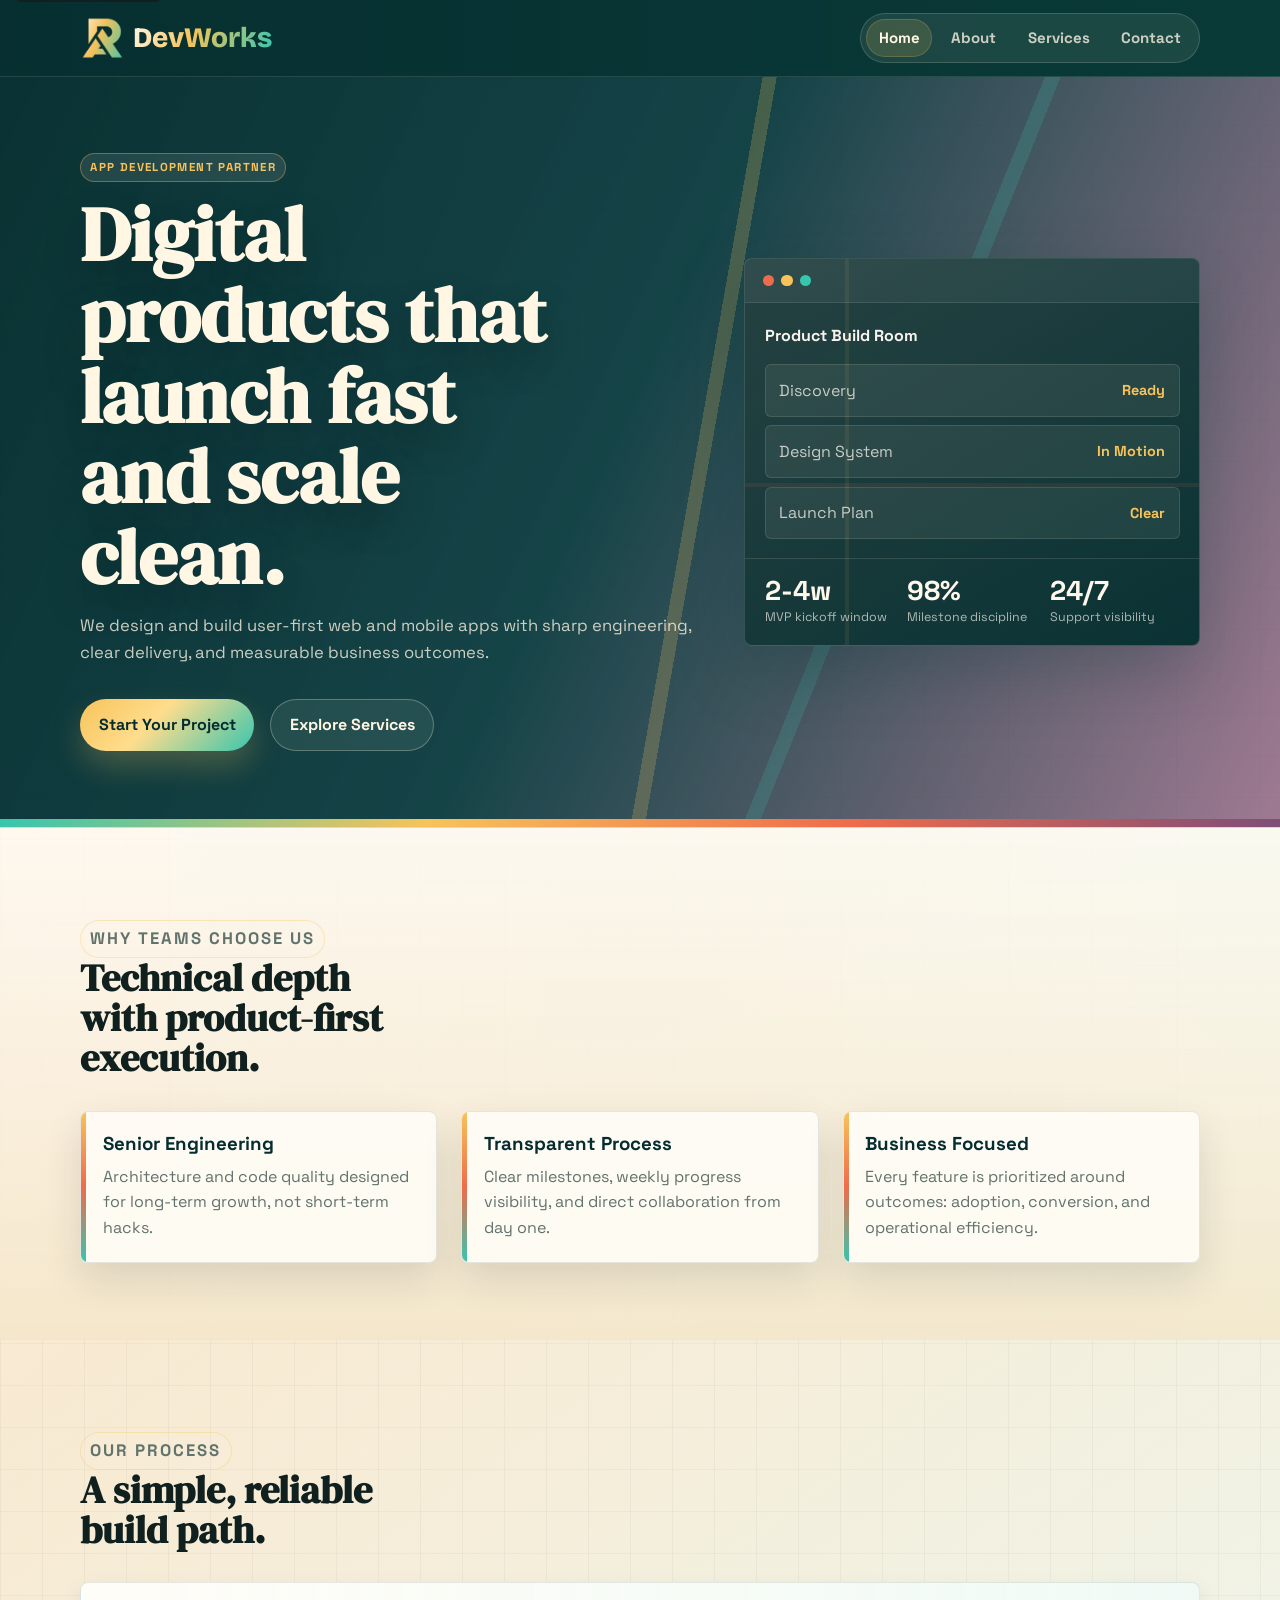
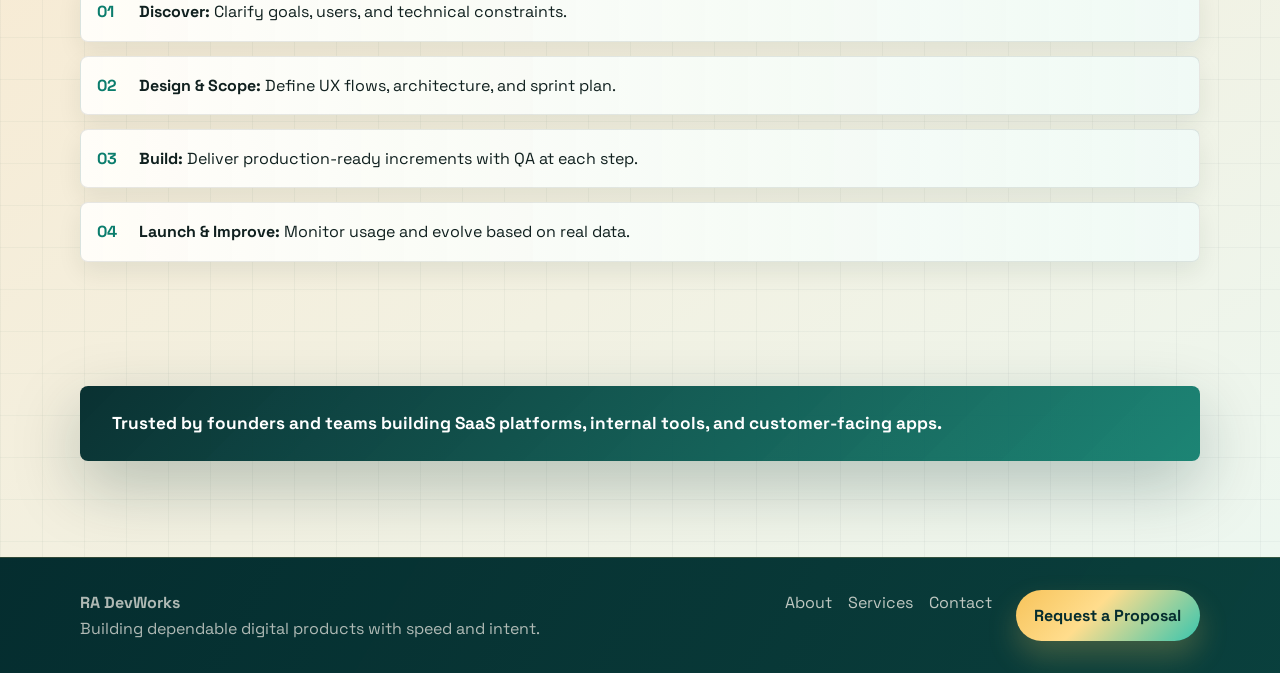
<file: index.html>
<!doctype html>
<html lang="en">
  <head>
    <meta charset="UTF-8" />
    <meta name="viewport" content="width=device-width, initial-scale=1.0" />
    <meta
      name="description"
      content="We build high-impact web and mobile apps for startups and growing businesses."
    />
    <title>RA DevWorks | App Development Studio</title>
    <link rel="icon" type="image/png" href="assets/logo-transparent.png" />
    <link rel="apple-touch-icon" href="assets/logo-transparent.png" />
    <meta name="theme-color" content="#052d2f" />
    <link rel="preconnect" href="https://fonts.googleapis.com" />
    <link rel="preconnect" href="https://fonts.gstatic.com" crossorigin />
    <link
      href="https://fonts.googleapis.com/css2?family=Space+Grotesk:wght@400;500;600;700&family=DM+Serif+Display:ital@0;1&family=Bricolage+Grotesque:wght@700;800&display=swap"
      rel="stylesheet"
    />
    <link rel="stylesheet" href="styles.css" />
  </head>
  <body>
    <a class="skip-link" href="#main-content">Skip to content</a>

    <header class="site-header">
      <div class="container header-inner">
        <a href="index.html" class="brand" aria-label="RA DevWorks home">
          <span class="brand-logo-image" aria-hidden="true"></span>
          <span class="brand-text">DevWorks</span>
        </a>

        <button
          class="menu-toggle"
          aria-expanded="false"
          aria-controls="site-nav"
          aria-label="Toggle navigation"
        >
          <span></span>
          <span></span>
        </button>

        <nav id="site-nav" class="site-nav" aria-label="Main navigation">
          <a href="index.html" data-nav="index">Home</a>
          <a href="about.html" data-nav="about">About</a>
          <a href="services.html" data-nav="services">Services</a>
          <a href="contact.html" data-nav="contact">Contact</a>
        </nav>
      </div>
    </header>

    <main id="main-content">
      <section class="hero section">
        <div class="container hero-grid">
          <div class="hero-copy reveal">
            <p class="eyebrow">App Development Partner</p>
            <h1>Digital products that launch fast and scale clean.</h1>
            <p class="hero-text">
              We design and build user-first web and mobile apps with sharp
              engineering, clear delivery, and measurable business outcomes.
            </p>
            <div class="hero-actions">
              <a class="btn btn-primary" href="contact.html"
                >Start Your Project</a
              >
              <a class="btn btn-secondary" href="services.html"
                >Explore Services</a
              >
            </div>
          </div>
          <div class="hero-panel reveal" aria-label="Delivery snapshot">
            <div class="panel-header">
              <span></span>
              <span></span>
              <span></span>
            </div>
            <p class="panel-title">Product Build Room</p>
            <div class="panel-screen">
              <div class="panel-row">
                <span>Discovery</span>
                <strong>Ready</strong>
              </div>
              <div class="panel-row">
                <span>Design System</span>
                <strong>In Motion</strong>
              </div>
              <div class="panel-row">
                <span>Launch Plan</span>
                <strong>Clear</strong>
              </div>
            </div>
            <ul class="metric-list">
              <li><strong>2-4w</strong><span>MVP kickoff window</span></li>
              <li><strong>98%</strong><span>Milestone discipline</span></li>
              <li><strong>24/7</strong><span>Support visibility</span></li>
            </ul>
          </div>
        </div>
      </section>

      <section class="section section-alt">
        <div class="container">
          <div class="section-heading reveal">
            <p class="eyebrow">Why Teams Choose Us</p>
            <h2>Technical depth with product-first execution.</h2>
          </div>
          <div class="card-grid">
            <article class="card reveal">
              <h3>Senior Engineering</h3>
              <p>
                Architecture and code quality designed for long-term growth, not
                short-term hacks.
              </p>
            </article>
            <article class="card reveal">
              <h3>Transparent Process</h3>
              <p>
                Clear milestones, weekly progress visibility, and direct
                collaboration from day one.
              </p>
            </article>
            <article class="card reveal">
              <h3>Business Focused</h3>
              <p>
                Every feature is prioritized around outcomes: adoption,
                conversion, and operational efficiency.
              </p>
            </article>
          </div>
        </div>
      </section>

      <section class="section">
        <div class="container">
          <div class="section-heading reveal">
            <p class="eyebrow">Our Process</p>
            <h2>A simple, reliable build path.</h2>
          </div>
          <ol class="process-list">
            <li class="reveal">
              <strong>Discover:</strong> Clarify goals, users, and technical
              constraints.
            </li>
            <li class="reveal">
              <strong>Design & Scope:</strong> Define UX flows, architecture,
              and sprint plan.
            </li>
            <li class="reveal">
              <strong>Build:</strong> Deliver production-ready increments with
              QA at each step.
            </li>
            <li class="reveal">
              <strong>Launch & Improve:</strong> Monitor usage and evolve based
              on real data.
            </li>
          </ol>
        </div>
      </section>

      <section class="section section-accent">
        <div class="container trust-strip reveal">
          <p>
            Trusted by founders and teams building SaaS platforms, internal
            tools, and customer-facing apps.
          </p>
        </div>
      </section>
    </main>

    <footer class="site-footer">
      <div class="container footer-grid">
        <div>
          <p class="footer-brand">RA DevWorks</p>
          <p>Building dependable digital products with speed and intent.</p>
        </div>
        <nav aria-label="Footer">
          <a href="about.html">About</a>
          <a href="services.html">Services</a>
          <a href="contact.html">Contact</a>
        </nav>
        <a class="btn btn-primary footer-cta" href="contact.html"
          >Request a Proposal</a
        >
      </div>
    </footer>

    <script src="main.js"></script>
  </body>
</html>
</file>
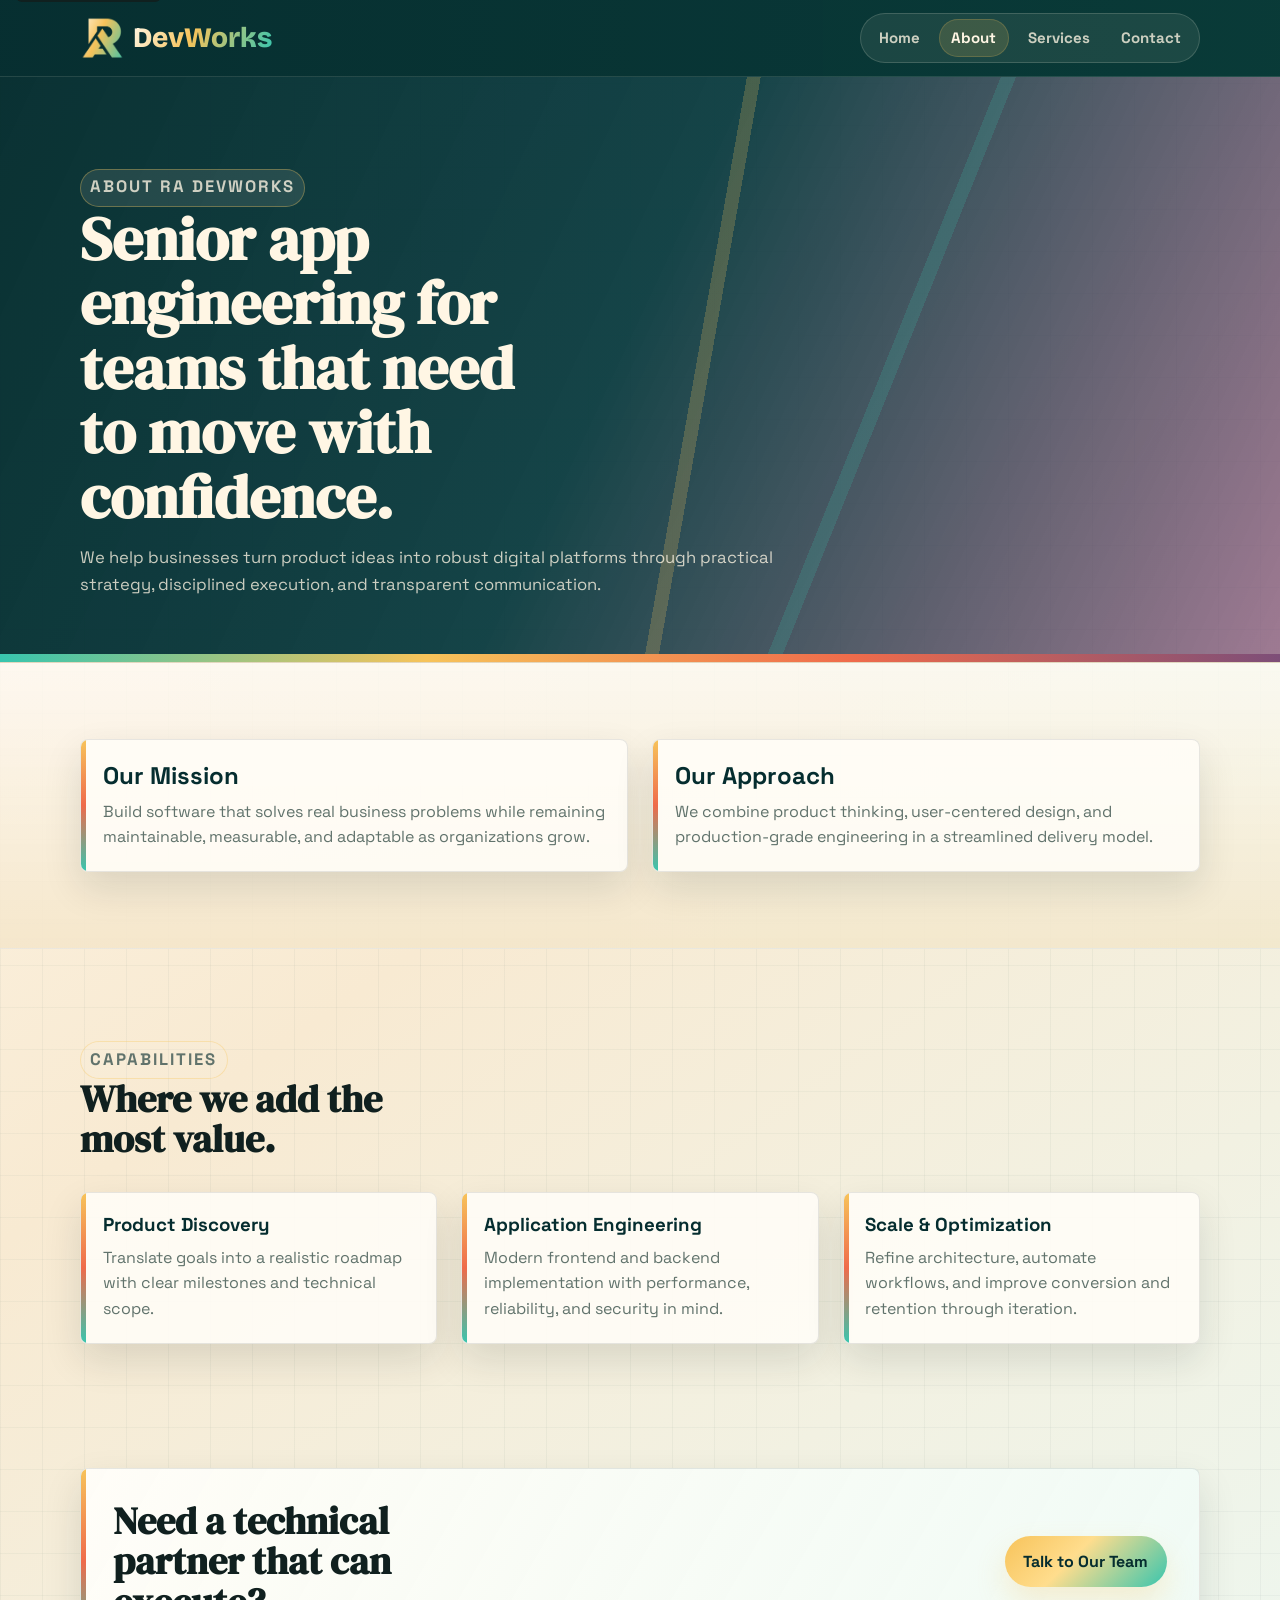
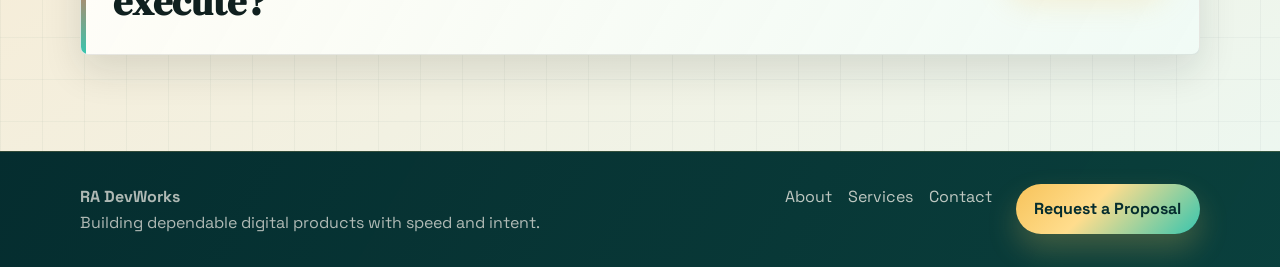
<file: about.html>
<!doctype html>
<html lang="en">
  <head>
    <meta charset="UTF-8" />
    <meta name="viewport" content="width=device-width, initial-scale=1.0" />
    <meta
      name="description"
      content="Learn how RA DevWorks helps teams build and launch scalable digital products."
    />
    <title>About | RA DevWorks</title>
    <link rel="icon" type="image/png" href="assets/logo-transparent.png" />
    <link rel="apple-touch-icon" href="assets/logo-transparent.png" />
    <meta name="theme-color" content="#052d2f" />
    <link rel="preconnect" href="https://fonts.googleapis.com" />
    <link rel="preconnect" href="https://fonts.gstatic.com" crossorigin />
    <link
      href="https://fonts.googleapis.com/css2?family=Space+Grotesk:wght@400;500;600;700&family=DM+Serif+Display:ital@0;1&family=Bricolage+Grotesque:wght@700;800&display=swap"
      rel="stylesheet"
    />
    <link rel="stylesheet" href="styles.css" />
  </head>
  <body>
    <a class="skip-link" href="#main-content">Skip to content</a>

    <header class="site-header">
      <div class="container header-inner">
        <a href="index.html" class="brand" aria-label="RA DevWorks home">
          <span class="brand-logo-image" aria-hidden="true"></span>
          <span class="brand-text">DevWorks</span>
        </a>
        <button
          class="menu-toggle"
          aria-expanded="false"
          aria-controls="site-nav"
          aria-label="Toggle navigation"
        >
          <span></span>
          <span></span>
        </button>
        <nav id="site-nav" class="site-nav" aria-label="Main navigation">
          <a href="index.html" data-nav="index">Home</a>
          <a href="about.html" data-nav="about">About</a>
          <a href="services.html" data-nav="services">Services</a>
          <a href="contact.html" data-nav="contact">Contact</a>
        </nav>
      </div>
    </header>

    <main id="main-content">
      <section class="section hero hero-short">
        <div class="container">
          <div class="section-heading reveal">
            <p class="eyebrow">About RA DevWorks</p>
            <h1>
              Senior app engineering for teams that need to move with
              confidence.
            </h1>
            <p>
              We help businesses turn product ideas into robust digital
              platforms through practical strategy, disciplined execution, and
              transparent communication.
            </p>
          </div>
        </div>
      </section>

      <section class="section section-alt">
        <div class="container two-col">
          <article class="card reveal">
            <h2>Our Mission</h2>
            <p>
              Build software that solves real business problems while remaining
              maintainable, measurable, and adaptable as organizations grow.
            </p>
          </article>
          <article class="card reveal">
            <h2>Our Approach</h2>
            <p>
              We combine product thinking, user-centered design, and
              production-grade engineering in a streamlined delivery model.
            </p>
          </article>
        </div>
      </section>

      <section class="section">
        <div class="container">
          <div class="section-heading reveal">
            <p class="eyebrow">Capabilities</p>
            <h2>Where we add the most value.</h2>
          </div>
          <div class="card-grid">
            <article class="card reveal">
              <h3>Product Discovery</h3>
              <p>
                Translate goals into a realistic roadmap with clear milestones
                and technical scope.
              </p>
            </article>
            <article class="card reveal">
              <h3>Application Engineering</h3>
              <p>
                Modern frontend and backend implementation with performance,
                reliability, and security in mind.
              </p>
            </article>
            <article class="card reveal">
              <h3>Scale & Optimization</h3>
              <p>
                Refine architecture, automate workflows, and improve conversion
                and retention through iteration.
              </p>
            </article>
          </div>
        </div>
      </section>

      <section class="section section-accent">
        <div class="container cta-panel reveal">
          <h2>Need a technical partner that can execute?</h2>
          <a class="btn btn-primary" href="contact.html">Talk to Our Team</a>
        </div>
      </section>
    </main>

    <footer class="site-footer">
      <div class="container footer-grid">
        <div>
          <p class="footer-brand">RA DevWorks</p>
          <p>Building dependable digital products with speed and intent.</p>
        </div>
        <nav aria-label="Footer">
          <a href="about.html">About</a>
          <a href="services.html">Services</a>
          <a href="contact.html">Contact</a>
        </nav>
        <a class="btn btn-primary footer-cta" href="contact.html"
          >Request a Proposal</a
        >
      </div>
    </footer>

    <script src="main.js"></script>
  </body>
</html>
</file>
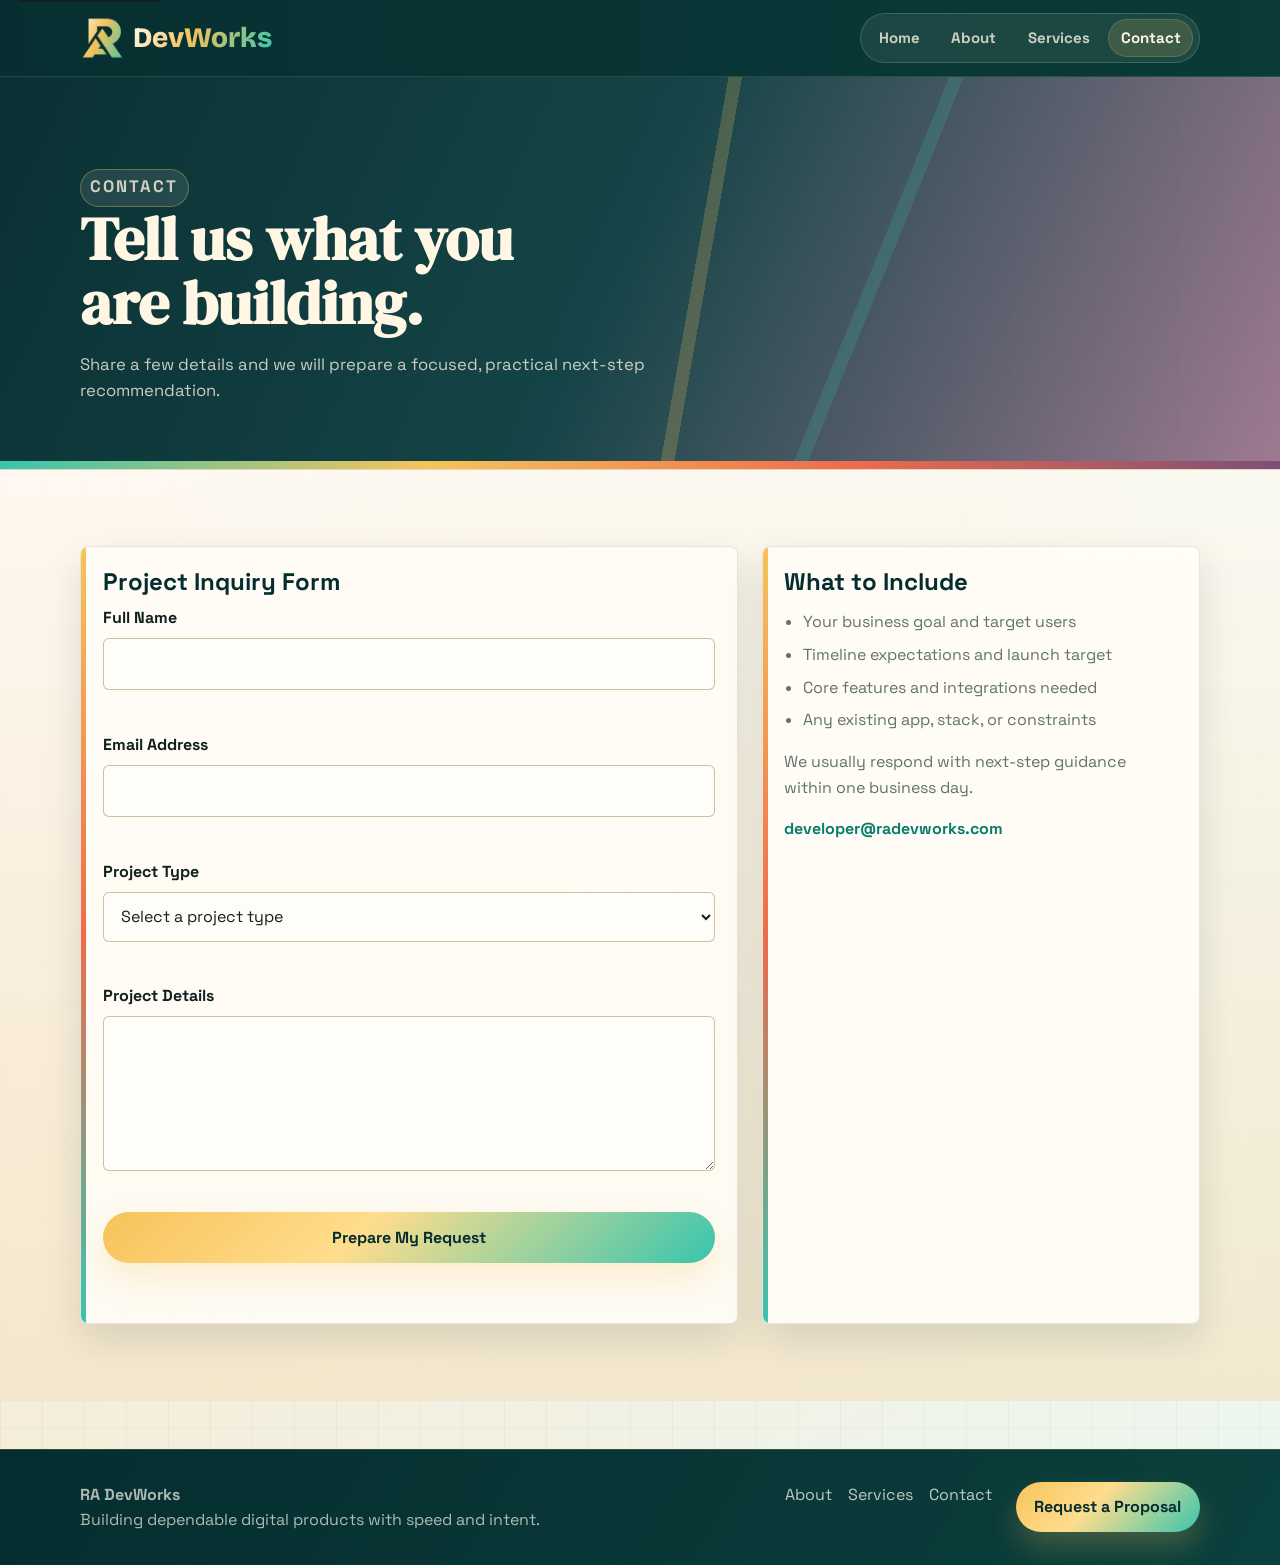
<file: contact.html>
<!doctype html>
<html lang="en">
  <head>
    <meta charset="UTF-8" />
    <meta name="viewport" content="width=device-width, initial-scale=1.0" />
    <meta
      name="description"
      content="Contact RA DevWorks to discuss your web or mobile app development project."
    />
    <title>Contact | RA DevWorks</title>
    <link rel="icon" type="image/png" href="assets/logo-transparent.png" />
    <link rel="apple-touch-icon" href="assets/logo-transparent.png" />
    <meta name="theme-color" content="#052d2f" />
    <link rel="preconnect" href="https://fonts.googleapis.com" />
    <link rel="preconnect" href="https://fonts.gstatic.com" crossorigin />
    <link
      href="https://fonts.googleapis.com/css2?family=Space+Grotesk:wght@400;500;600;700&family=DM+Serif+Display:ital@0;1&family=Bricolage+Grotesque:wght@700;800&display=swap"
      rel="stylesheet"
    />
    <link rel="stylesheet" href="styles.css" />
  </head>
  <body>
    <a class="skip-link" href="#main-content">Skip to content</a>

    <header class="site-header">
      <div class="container header-inner">
        <a href="index.html" class="brand" aria-label="RA DevWorks home">
          <span class="brand-logo-image" aria-hidden="true"></span>
          <span class="brand-text">DevWorks</span>
        </a>
        <button
          class="menu-toggle"
          aria-expanded="false"
          aria-controls="site-nav"
          aria-label="Toggle navigation"
        >
          <span></span>
          <span></span>
        </button>
        <nav id="site-nav" class="site-nav" aria-label="Main navigation">
          <a href="index.html" data-nav="index">Home</a>
          <a href="about.html" data-nav="about">About</a>
          <a href="services.html" data-nav="services">Services</a>
          <a href="contact.html" data-nav="contact">Contact</a>
        </nav>
      </div>
    </header>

    <main id="main-content">
      <section class="section hero hero-short">
        <div class="container">
          <div class="section-heading reveal">
            <p class="eyebrow">Contact</p>
            <h1>Tell us what you are building.</h1>
            <p>
              Share a few details and we will prepare a focused, practical
              next-step recommendation.
            </p>
          </div>
        </div>
      </section>

      <section class="section section-alt">
        <div class="container contact-layout">
          <article class="card reveal">
            <h2>Project Inquiry Form</h2>
            <form
              id="contact-form"
              action="https://api.web3forms.com/submit"
              method="POST"
              novalidate
            >
              <input
                type="hidden"
                name="access_key"
                value="53f8d83b-144c-4111-a5a9-ddfe6280c7d8"
              />
              <input
                type="hidden"
                name="subject"
                value="New RA DevWorks project inquiry"
              />
              <input
                type="hidden"
                name="from_name"
                value="RA DevWorks Website"
              />
              <input
                class="form-honey"
                type="text"
                name="botcheck"
                tabindex="-1"
                autocomplete="off"
                aria-hidden="true"
              />
              <div class="field">
                <label for="name">Full Name</label>
                <input
                  id="name"
                  name="name"
                  type="text"
                  autocomplete="name"
                  required
                />
                <p id="name-error" class="field-error" aria-live="polite"></p>
              </div>

              <div class="field">
                <label for="email">Email Address</label>
                <input
                  id="email"
                  name="email"
                  type="email"
                  autocomplete="email"
                  required
                />
                <p id="email-error" class="field-error" aria-live="polite"></p>
              </div>

              <div class="field">
                <label for="projectType">Project Type</label>
                <select id="projectType" name="projectType" required>
                  <option value="">Select a project type</option>
                  <option value="web-app">Web App</option>
                  <option value="mobile-app">Mobile App</option>
                  <option value="mvp-build">MVP Build</option>
                  <option value="maintenance">Maintenance & Support</option>
                </select>
                <p
                  id="projectType-error"
                  class="field-error"
                  aria-live="polite"
                ></p>
              </div>

              <div class="field">
                <label for="message">Project Details</label>
                <textarea
                  id="message"
                  name="message"
                  rows="5"
                  required
                ></textarea>
                <p
                  id="message-error"
                  class="field-error"
                  aria-live="polite"
                ></p>
              </div>

              <button class="btn btn-primary" type="submit">
                Prepare My Request
              </button>
              <p id="form-status" class="form-status" aria-live="polite"></p>
            </form>
          </article>

          <aside class="card reveal">
            <h2>What to Include</h2>
            <ul class="contact-tips">
              <li>Your business goal and target users</li>
              <li>Timeline expectations and launch target</li>
              <li>Core features and integrations needed</li>
              <li>Any existing app, stack, or constraints</li>
            </ul>
            <p>
              We usually respond with next-step guidance within one business
              day.
            </p>
            <a class="contact-email" href="mailto:developer@radevworks.com"
              >developer@radevworks.com</a
            >
          </aside>
        </div>
      </section>
    </main>

    <footer class="site-footer">
      <div class="container footer-grid">
        <div>
          <p class="footer-brand">RA DevWorks</p>
          <p>Building dependable digital products with speed and intent.</p>
        </div>
        <nav aria-label="Footer">
          <a href="about.html">About</a>
          <a href="services.html">Services</a>
          <a href="contact.html">Contact</a>
        </nav>
        <a class="btn btn-primary footer-cta" href="contact.html"
          >Request a Proposal</a
        >
      </div>
    </footer>

    <script src="main.js"></script>
  </body>
</html>
</file>
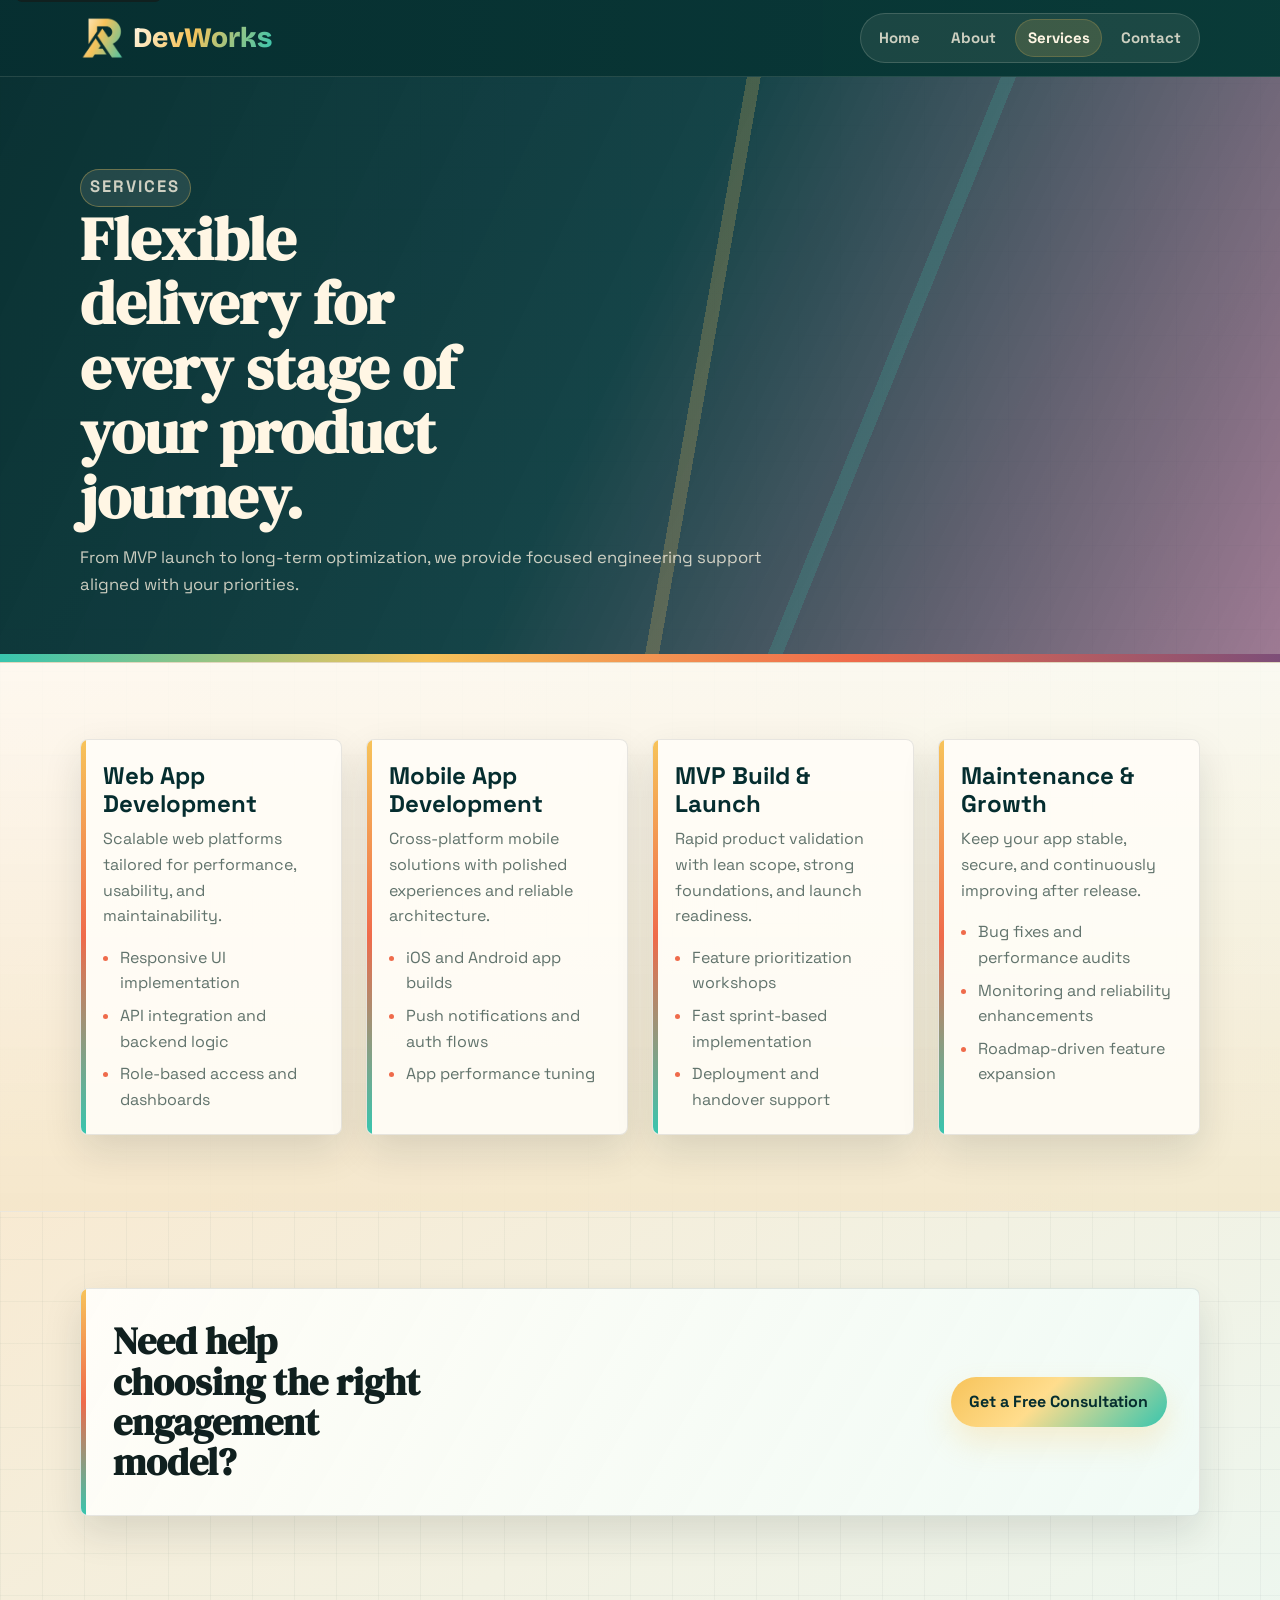
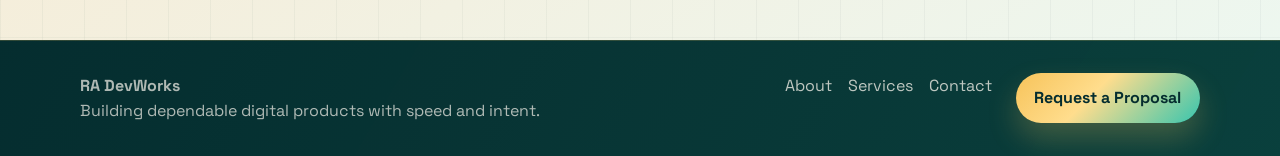
<file: services.html>
<!doctype html>
<html lang="en">
  <head>
    <meta charset="UTF-8" />
    <meta name="viewport" content="width=device-width, initial-scale=1.0" />
    <meta
      name="description"
      content="Explore RA DevWorks services: web apps, mobile apps, MVP builds, and app maintenance."
    />
    <title>Services | RA DevWorks</title>
    <link rel="icon" type="image/png" href="assets/logo-transparent.png" />
    <link rel="apple-touch-icon" href="assets/logo-transparent.png" />
    <meta name="theme-color" content="#052d2f" />
    <link rel="preconnect" href="https://fonts.googleapis.com" />
    <link rel="preconnect" href="https://fonts.gstatic.com" crossorigin />
    <link
      href="https://fonts.googleapis.com/css2?family=Space+Grotesk:wght@400;500;600;700&family=DM+Serif+Display:ital@0;1&family=Bricolage+Grotesque:wght@700;800&display=swap"
      rel="stylesheet"
    />
    <link rel="stylesheet" href="styles.css" />
  </head>
  <body>
    <a class="skip-link" href="#main-content">Skip to content</a>

    <header class="site-header">
      <div class="container header-inner">
        <a href="index.html" class="brand" aria-label="RA DevWorks home">
          <span class="brand-logo-image" aria-hidden="true"></span>
          <span class="brand-text">DevWorks</span>
        </a>
        <button
          class="menu-toggle"
          aria-expanded="false"
          aria-controls="site-nav"
          aria-label="Toggle navigation"
        >
          <span></span>
          <span></span>
        </button>
        <nav id="site-nav" class="site-nav" aria-label="Main navigation">
          <a href="index.html" data-nav="index">Home</a>
          <a href="about.html" data-nav="about">About</a>
          <a href="services.html" data-nav="services">Services</a>
          <a href="contact.html" data-nav="contact">Contact</a>
        </nav>
      </div>
    </header>

    <main id="main-content">
      <section class="section hero hero-short">
        <div class="container">
          <div class="section-heading reveal">
            <p class="eyebrow">Services</p>
            <h1>Flexible delivery for every stage of your product journey.</h1>
            <p>
              From MVP launch to long-term optimization, we provide focused
              engineering support aligned with your priorities.
            </p>
          </div>
        </div>
      </section>

      <section class="section section-alt">
        <div class="container service-grid">
          <article class="service-card reveal">
            <h2>Web App Development</h2>
            <p>
              Scalable web platforms tailored for performance, usability, and
              maintainability.
            </p>
            <ul>
              <li>Responsive UI implementation</li>
              <li>API integration and backend logic</li>
              <li>Role-based access and dashboards</li>
            </ul>
          </article>
          <article class="service-card reveal">
            <h2>Mobile App Development</h2>
            <p>
              Cross-platform mobile solutions with polished experiences and
              reliable architecture.
            </p>
            <ul>
              <li>iOS and Android app builds</li>
              <li>Push notifications and auth flows</li>
              <li>App performance tuning</li>
            </ul>
          </article>
          <article class="service-card reveal">
            <h2>MVP Build & Launch</h2>
            <p>
              Rapid product validation with lean scope, strong foundations, and
              launch readiness.
            </p>
            <ul>
              <li>Feature prioritization workshops</li>
              <li>Fast sprint-based implementation</li>
              <li>Deployment and handover support</li>
            </ul>
          </article>
          <article class="service-card reveal">
            <h2>Maintenance & Growth</h2>
            <p>
              Keep your app stable, secure, and continuously improving after
              release.
            </p>
            <ul>
              <li>Bug fixes and performance audits</li>
              <li>Monitoring and reliability enhancements</li>
              <li>Roadmap-driven feature expansion</li>
            </ul>
          </article>
        </div>
      </section>

      <section class="section">
        <div class="container cta-panel reveal">
          <h2>Need help choosing the right engagement model?</h2>
          <a class="btn btn-primary" href="contact.html"
            >Get a Free Consultation</a
          >
        </div>
      </section>
    </main>

    <footer class="site-footer">
      <div class="container footer-grid">
        <div>
          <p class="footer-brand">RA DevWorks</p>
          <p>Building dependable digital products with speed and intent.</p>
        </div>
        <nav aria-label="Footer">
          <a href="about.html">About</a>
          <a href="services.html">Services</a>
          <a href="contact.html">Contact</a>
        </nav>
        <a class="btn btn-primary footer-cta" href="contact.html"
          >Request a Proposal</a
        >
      </div>
    </footer>

    <script src="main.js"></script>
  </body>
</html>
</file>
<file: styles.css>
:root {
  --bg: #fff7ea;
  --bg-strong: #efe2c9;
  --surface: #fffdf7;
  --surface-tint: #eefaf5;
  --ink: #10201f;
  --muted: #61736c;
  --line: #ddcdb2;
  --line-strong: #bea675;
  --brand: #0b7d6d;
  --brand-dark: #052d2f;
  --coral: #ef6b4b;
  --gold: #f7c35a;
  --plum: #7d4e78;
  --sea: #38c5ae;
  --cream: #fff6e4;
  --brand-logo-color: #0b7d6d;
  --brand-text-solid: #073a38;
  --brand-text-gradient: linear-gradient(115deg, #fff6e4 0%, #f7c35a 42%, #38c5ae 100%);
  --brand-gradient: linear-gradient(135deg, #063338 0%, #0b7d6d 46%, #ef6b4b 100%);
  --display: "DM Serif Display", Georgia, serif;
  --body: "Space Grotesk", "Trebuchet MS", sans-serif;
  --brand-type: "Bricolage Grotesque", "Space Grotesk", "Trebuchet MS", sans-serif;
  --radius-lg: 8px;
  --radius-md: 8px;
  --radius-sm: 6px;
  --shadow-soft: 0 16px 38px rgba(16, 32, 31, 0.12);
  --shadow-strong: 0 24px 66px rgba(5, 45, 47, 0.26);
  --max-width: 1120px;
  --space-1: 0.5rem;
  --space-2: 0.75rem;
  --space-3: 1rem;
  --space-4: 1.5rem;
  --space-5: 2rem;
  --space-6: 3rem;
  --space-7: 4.75rem;
  --ease: 220ms ease;
}

*,
*::before,
*::after {
  box-sizing: border-box;
}

html {
  scroll-behavior: smooth;
}

body {
  margin: 0;
  font-family: var(--body);
  color: var(--ink);
  background:
    linear-gradient(90deg, rgba(5, 45, 47, 0.04) 1px, transparent 1px),
    linear-gradient(0deg, rgba(5, 45, 47, 0.035) 1px, transparent 1px),
    linear-gradient(145deg, #fff9ed 0%, #f8ead2 45%, #ecf8f2 100%);
  background-size: 42px 42px, 42px 42px, auto;
  line-height: 1.6;
}

img {
  max-width: 100%;
  display: block;
}

a {
  color: inherit;
  text-decoration: none;
}

.container {
  width: min(100% - 2rem, var(--max-width));
  margin-inline: auto;
}

.skip-link {
  position: absolute;
  left: 1rem;
  top: -40px;
  z-index: 1000;
  padding: 0.5rem 0.75rem;
  border-radius: var(--radius-sm);
  background: var(--ink);
  color: #fff;
}

.skip-link:focus-visible {
  top: 12px;
}

.site-header {
  position: sticky;
  top: 0;
  z-index: 100;
  border-bottom: 1px solid rgba(255, 246, 228, 0.12);
  background:
    linear-gradient(90deg, rgba(5, 45, 47, 0.93), rgba(8, 58, 55, 0.9)),
    rgba(5, 45, 47, 0.9);
  backdrop-filter: blur(16px);
}

.header-inner {
  min-height: 76px;
  display: flex;
  align-items: center;
  justify-content: space-between;
  gap: var(--space-4);
}

.brand {
  display: inline-flex;
  align-items: center;
  gap: 0.48rem;
  font-weight: 800;
}

.brand-logo-image {
  width: 2.85rem;
  height: 2.85rem;
  display: inline-block;
  flex: 0 0 auto;
  background: var(--brand-text-gradient);
  filter: drop-shadow(0 8px 12px rgba(247, 195, 90, 0.22));
  -webkit-mask-image: url("assets/logo-transparent.png");
  -webkit-mask-repeat: no-repeat;
  -webkit-mask-position: center;
  -webkit-mask-size: contain;
  mask-image: url("assets/logo-transparent.png");
  mask-repeat: no-repeat;
  mask-position: center;
  mask-size: contain;
}

@supports not ((-webkit-mask-image: url("")) or (mask-image: url(""))) {
  .brand-logo-image {
    background: transparent url("assets/logo-transparent.png") center / contain no-repeat;
    filter: none;
  }
}

.brand-text {
  font-family: var(--brand-type);
  font-size: clamp(1.35rem, 2.2vw, 1.85rem);
  line-height: 1;
  color: var(--cream);
}

@supports (-webkit-background-clip: text) or (background-clip: text) {
  .brand-text {
    background: var(--brand-text-gradient);
    -webkit-background-clip: text;
    background-clip: text;
    color: transparent;
  }
}

.site-nav {
  display: flex;
  align-items: center;
  gap: 0.4rem;
  padding: 0.35rem;
  border: 1px solid rgba(255, 246, 228, 0.16);
  border-radius: 999px;
  background: rgba(255, 246, 228, 0.08);
}

.site-nav a {
  padding: 0.42rem 0.78rem;
  border-radius: 999px;
  color: rgba(255, 246, 228, 0.78);
  font-size: 0.94rem;
  font-weight: 700;
  transition:
    color var(--ease),
    background var(--ease),
    box-shadow var(--ease);
}

.site-nav a:hover,
.site-nav a:focus-visible,
.site-nav a.active {
  color: var(--cream);
  background: rgba(247, 195, 90, 0.15);
  box-shadow: inset 0 0 0 1px rgba(247, 195, 90, 0.2);
}

.menu-toggle {
  display: none;
  width: 44px;
  height: 44px;
  border: 1px solid rgba(255, 246, 228, 0.2);
  border-radius: var(--radius-sm);
  background: rgba(255, 246, 228, 0.1);
  cursor: pointer;
  align-items: center;
  justify-content: center;
  flex-direction: column;
  gap: 5px;
}

.menu-toggle span {
  width: 19px;
  height: 2px;
  border-radius: 2px;
  background: var(--cream);
}

.section {
  padding-block: var(--space-7);
}

.hero {
  position: relative;
  overflow: clip;
  color: var(--cream);
  background:
    linear-gradient(115deg, rgba(5, 45, 47, 0.98) 0%, rgba(6, 57, 62, 0.94) 48%, rgba(125, 78, 120, 0.72) 100%),
    repeating-linear-gradient(120deg, rgba(255, 246, 228, 0.08) 0 1px, transparent 1px 19px);
}

.hero::before {
  content: "";
  position: absolute;
  inset: 0;
  background:
    linear-gradient(100deg, transparent 0 54%, rgba(247, 195, 90, 0.22) 54% 55%, transparent 55%),
    linear-gradient(112deg, transparent 0 66%, rgba(56, 197, 174, 0.18) 66% 67%, transparent 67%);
  pointer-events: none;
}

.hero::after {
  content: "";
  position: absolute;
  inset: auto 0 0;
  height: 8px;
  background: linear-gradient(90deg, var(--sea), var(--gold), var(--coral), var(--plum));
}

.hero-grid {
  position: relative;
  z-index: 1;
  display: grid;
  gap: var(--space-6);
  align-items: center;
}

.hero-short {
  padding-block-end: var(--space-5);
}

.hero-copy h1,
.section-heading h1,
.section-heading h2,
.cta-panel h2 {
  margin: 0;
  font-family: var(--display);
  line-height: 1.05;
  letter-spacing: 0;
}

.hero-copy h1 {
  max-width: 13ch;
  font-size: clamp(2.6rem, 6vw, 5.4rem);
  text-shadow: 0 18px 42px rgba(0, 0, 0, 0.22);
}

.section-heading h1 {
  max-width: 14ch;
  font-size: clamp(2.1rem, 4.8vw, 4rem);
}

.section-heading h2,
.cta-panel h2 {
  max-width: 17ch;
  font-size: clamp(1.65rem, 3vw, 2.7rem);
}

.hero-text,
.section-heading p {
  max-width: 64ch;
  margin: 1rem 0 0;
  color: var(--muted);
  font-size: 1.04rem;
}

.hero .hero-text,
.hero .section-heading p {
  color: rgba(255, 246, 228, 0.78);
}

.hero .section-heading h1 {
  color: var(--cream);
}

.eyebrow {
  width: fit-content;
  margin: 0 0 0.75rem;
  padding: 0.28rem 0.58rem;
  border: 1px solid rgba(247, 195, 90, 0.34);
  border-radius: 999px;
  background: rgba(255, 246, 228, 0.1);
  color: var(--gold);
  text-transform: uppercase;
  letter-spacing: 0.12em;
  font-size: 0.72rem;
  font-weight: 800;
}

.hero-actions {
  margin-top: var(--space-5);
  display: flex;
  flex-wrap: wrap;
  gap: var(--space-3);
}

.btn {
  display: inline-flex;
  min-height: 46px;
  align-items: center;
  justify-content: center;
  padding: 0.78rem 1.16rem;
  border: 0;
  border-radius: 999px;
  cursor: pointer;
  font: inherit;
  font-weight: 800;
  box-shadow: none;
  transition:
    transform var(--ease),
    box-shadow var(--ease),
    background var(--ease);
}

.btn:disabled {
  cursor: not-allowed;
  opacity: 0.72;
  transform: none;
}

.btn:hover,
.btn:focus-visible {
  transform: translateY(-2px);
}

.btn-primary {
  color: #052d2f;
  background: var(--brand-gradient);
  background: linear-gradient(135deg, var(--gold), #ffdd8d 42%, var(--sea));
  box-shadow: 0 15px 30px rgba(247, 195, 90, 0.24);
}

.btn-secondary {
  border: 1px solid rgba(255, 246, 228, 0.28);
  color: var(--cream);
  background: rgba(255, 246, 228, 0.08);
  backdrop-filter: blur(10px);
}

.hero-panel {
  position: relative;
  overflow: hidden;
  border: 1px solid rgba(255, 246, 228, 0.16);
  border-radius: var(--radius-lg);
  background:
    linear-gradient(150deg, rgba(255, 246, 228, 0.12), rgba(56, 197, 174, 0.06)),
    #08292c;
  color: #f8f4ed;
  box-shadow: var(--shadow-strong);
}

.hero-panel::before {
  content: "";
  position: absolute;
  inset: 0;
  background:
    linear-gradient(90deg, transparent 0 22%, rgba(247, 195, 90, 0.08) 22% 23%, transparent 23%),
    linear-gradient(180deg, transparent 0 58%, rgba(239, 107, 75, 0.1) 58% 59%, transparent 59%);
  pointer-events: none;
}

.panel-header {
  position: relative;
  z-index: 1;
  display: flex;
  gap: 0.45rem;
  padding: 1rem 1.1rem;
  border-bottom: 1px solid rgba(255, 255, 255, 0.1);
  background: rgba(255, 255, 255, 0.05);
}

.panel-header span {
  width: 0.7rem;
  height: 0.7rem;
  border-radius: 999px;
  background: var(--coral);
}

.panel-header span:nth-child(2) {
  background: var(--gold);
}

.panel-header span:nth-child(3) {
  background: var(--sea);
}

.panel-title {
  position: relative;
  z-index: 1;
  margin: 0;
  padding: 1.2rem 1.2rem 0;
  font-weight: 800;
}

.panel-screen {
  position: relative;
  z-index: 1;
  margin: 1rem 1.2rem 0;
  display: grid;
  gap: 0.55rem;
}

.panel-row {
  display: flex;
  align-items: center;
  justify-content: space-between;
  gap: 1rem;
  padding: 0.78rem 0.85rem;
  border: 1px solid rgba(255, 246, 228, 0.12);
  border-radius: var(--radius-sm);
  background: rgba(255, 246, 228, 0.07);
  color: rgba(248, 244, 237, 0.76);
}

.panel-row strong {
  color: var(--gold);
  font-size: 0.9rem;
}

.metric-list {
  position: relative;
  z-index: 1;
  list-style: none;
  margin: 1.2rem 0 0;
  padding: 1.1rem 1.2rem 1.2rem;
  display: grid;
  grid-template-columns: repeat(3, minmax(0, 1fr));
  gap: 0.8rem;
  border-top: 1px solid rgba(255, 246, 228, 0.12);
}

.metric-list li {
  min-width: 0;
}

.metric-list strong {
  display: block;
  color: #fff8ea;
  font-size: clamp(1.25rem, 3vw, 1.7rem);
  line-height: 1;
}

.metric-list span {
  display: block;
  margin-top: 0.3rem;
  color: rgba(248, 244, 237, 0.68);
  font-size: 0.78rem;
  line-height: 1.35;
}

.section-alt {
  background:
    linear-gradient(180deg, rgba(255, 253, 247, 0.82), rgba(245, 232, 204, 0.88)),
    linear-gradient(90deg, rgba(239, 107, 75, 0.1), rgba(56, 197, 174, 0.1));
  border-block: 1px solid rgba(20, 35, 33, 0.08);
}

.section-accent {
  padding-block: var(--space-6);
}

.section-heading {
  margin-bottom: var(--space-5);
}

.card-grid,
.service-grid {
  display: grid;
  gap: var(--space-4);
  grid-template-columns: repeat(auto-fit, minmax(230px, 1fr));
}

.card,
.service-card,
.cta-panel {
  position: relative;
  overflow: hidden;
  border: 1px solid rgba(20, 35, 33, 0.1);
  border-radius: var(--radius-lg);
  background: rgba(255, 253, 248, 0.88);
  box-shadow: var(--shadow-soft);
}

.card::before,
.service-card::before,
.cta-panel::before {
  content: "";
  position: absolute;
  inset: 0 auto 0 0;
  width: 5px;
  background: linear-gradient(180deg, var(--gold), var(--coral), var(--sea));
}

.card,
.service-card {
  padding: 1.35rem;
  transition:
    transform var(--ease),
    box-shadow var(--ease),
    border-color var(--ease);
}

.card:hover,
.service-card:hover {
  transform: translateY(-4px);
  border-color: rgba(11, 125, 109, 0.28);
  box-shadow: 0 22px 44px rgba(16, 32, 31, 0.16);
}

.card h3,
.service-card h2,
.card h2 {
  margin: 0 0 0.55rem;
  color: var(--brand-dark);
  line-height: 1.16;
}

.card p,
.service-card p {
  margin: 0;
  color: var(--muted);
}

.two-col {
  display: grid;
  gap: var(--space-4);
}

.process-list {
  margin: 0;
  padding: 0;
  list-style: none;
  counter-reset: process;
  display: grid;
  gap: 0.85rem;
}

.process-list li {
  counter-increment: process;
  position: relative;
  padding: 1rem 1rem 1rem 3.6rem;
  border: 1px solid rgba(20, 35, 33, 0.1);
  border-radius: var(--radius-lg);
  background:
    linear-gradient(90deg, rgba(255, 253, 248, 0.96), rgba(238, 250, 245, 0.86)),
    rgba(255, 253, 248, 0.88);
  box-shadow: 0 10px 24px rgba(16, 32, 31, 0.08);
}

.process-list li::before {
  content: counter(process, decimal-leading-zero);
  position: absolute;
  left: 1rem;
  top: 1rem;
  color: var(--brand);
  font-weight: 800;
}

.trust-strip {
  padding: var(--space-4) var(--space-5);
  border-radius: var(--radius-lg);
  background:
    linear-gradient(135deg, rgba(5, 45, 47, 0.98), rgba(11, 125, 109, 0.92)),
    linear-gradient(90deg, rgba(247, 195, 90, 0.18), rgba(239, 107, 75, 0.18));
  color: #fff;
  font-size: 1.08rem;
  font-weight: 800;
  box-shadow: var(--shadow-strong);
}

.trust-strip p {
  margin: 0;
}

.service-card ul {
  margin: 1rem 0 0;
  padding-left: 1.1rem;
  color: var(--muted);
}

.service-card li::marker {
  color: var(--coral);
}

.service-card li + li {
  margin-top: 0.45rem;
}

.cta-panel {
  padding: var(--space-5);
  background:
    linear-gradient(120deg, rgba(255, 253, 247, 0.95), rgba(238, 250, 245, 0.86)),
    var(--surface);
  display: flex;
  align-items: center;
  justify-content: space-between;
  gap: var(--space-4);
  flex-wrap: wrap;
}

.cta-panel .btn-primary {
  color: var(--brand-dark);
}

.contact-layout {
  display: grid;
  gap: var(--space-4);
}

form {
  display: grid;
  gap: var(--space-3);
}

.field {
  display: grid;
  gap: 0.45rem;
}

label {
  font-weight: 800;
}

input,
textarea,
select {
  width: 100%;
  padding: 0.78rem 0.85rem;
  border: 1px solid rgba(190, 166, 117, 0.7);
  border-radius: var(--radius-sm);
  background: rgba(255, 253, 247, 0.94);
  color: var(--ink);
  font: inherit;
  transition:
    border-color var(--ease),
    box-shadow var(--ease),
    background var(--ease);
}

textarea {
  min-height: 140px;
  resize: vertical;
}

input:focus-visible,
textarea:focus-visible,
select:focus-visible,
.btn:focus-visible,
.menu-toggle:focus-visible,
.site-nav a:focus-visible {
  outline: 3px solid rgba(247, 195, 90, 0.52);
  outline-offset: 2px;
}

input:focus,
textarea:focus,
select:focus {
  border-color: var(--brand);
  box-shadow: 0 0 0 4px rgba(11, 125, 109, 0.12);
  background: #fff;
}

.field-error {
  min-height: 1.15rem;
  margin: 0;
  color: #ba3c2d;
  font-size: 0.88rem;
}

.input-error {
  border-color: #ba3c2d;
}

.form-status {
  min-height: 1.4rem;
  margin: 0;
  color: var(--muted);
  font-weight: 800;
}

.form-status.success {
  color: var(--brand-dark);
}

.form-status.error {
  color: #ba3c2d;
}

.form-honey {
  position: absolute;
  left: -9999px;
  width: 1px;
  height: 1px;
  opacity: 0;
}

.contact-tips {
  margin: 0.8rem 0 1rem;
  padding-left: 1.2rem;
  color: var(--muted);
}

.contact-tips li + li {
  margin-top: 0.45rem;
}

.contact-email {
  display: inline-flex;
  margin-top: 1rem;
  color: var(--brand);
  font-weight: 800;
}

.contact-email:hover,
.contact-email:focus-visible {
  color: var(--coral);
}

.site-footer {
  margin-top: var(--space-6);
  padding-block: var(--space-5);
  border-top: 1px solid rgba(247, 195, 90, 0.18);
  background:
    linear-gradient(120deg, rgba(5, 45, 47, 0.98), rgba(9, 65, 62, 0.95)),
    #10201f;
}

.footer-grid {
  display: grid;
  gap: var(--space-4);
  align-items: start;
}

.footer-brand {
  margin: 0 0 0.45rem;
  color: #fff;
  font-weight: 800;
}

.site-footer p {
  margin: 0;
  color: rgba(248, 244, 237, 0.7);
}

.site-footer nav {
  display: flex;
  flex-wrap: wrap;
  gap: var(--space-3);
}

.site-footer nav a {
  color: rgba(248, 244, 237, 0.76);
}

.site-footer nav a:hover,
.site-footer nav a:focus-visible {
  color: #fff;
}

.reveal {
  opacity: 0;
  transform: translateY(14px);
  transition:
    opacity 520ms ease,
    transform 520ms ease;
}

.reveal.visible {
  opacity: 1;
  transform: translateY(0);
}

@media (min-width: 760px) {
  .hero-grid {
    grid-template-columns: minmax(0, 1.15fr) minmax(310px, 0.85fr);
  }

  .two-col {
    grid-template-columns: repeat(2, minmax(0, 1fr));
  }

  .footer-grid {
    grid-template-columns: 1.3fr auto auto;
    justify-content: space-between;
  }

  .contact-layout {
    grid-template-columns: minmax(0, 1.2fr) minmax(260px, 0.8fr);
  }
}

@media (max-width: 759px) {
  .container {
    width: min(100% - 1.2rem, var(--max-width));
  }

  .section {
    padding-block: 3.4rem;
  }

  .header-inner {
    min-height: 70px;
  }

  .brand-logo-image {
    width: 2.45rem;
    height: 2.45rem;
  }

  .menu-toggle {
    display: inline-flex;
  }

  .site-nav {
    position: absolute;
    top: 70px;
    left: 0.6rem;
    right: 0.6rem;
    display: none;
    align-items: stretch;
    flex-direction: column;
    padding: 0.65rem;
    border-radius: var(--radius-lg);
    border-color: rgba(255, 246, 228, 0.16);
    background:
      linear-gradient(145deg, rgba(5, 45, 47, 0.98), rgba(8, 58, 55, 0.96)),
      var(--brand-dark);
    box-shadow: var(--shadow-strong);
  }

  .site-nav.open {
    display: flex;
  }

  .site-nav a {
    width: 100%;
    padding: 0.72rem 0.8rem;
  }

  .hero-copy h1,
  .section-heading h1 {
    max-width: 100%;
  }

  .metric-list {
    grid-template-columns: 1fr;
  }

  .panel-row {
    align-items: flex-start;
    flex-direction: column;
    gap: 0.15rem;
  }

  .cta-panel {
    align-items: flex-start;
  }
}

@media (prefers-reduced-motion: reduce) {
  html {
    scroll-behavior: auto;
  }

  *,
  *::before,
  *::after {
    transition: none !important;
    animation: none !important;
  }

  .reveal {
    opacity: 1;
    transform: none;
  }
}
</file>
